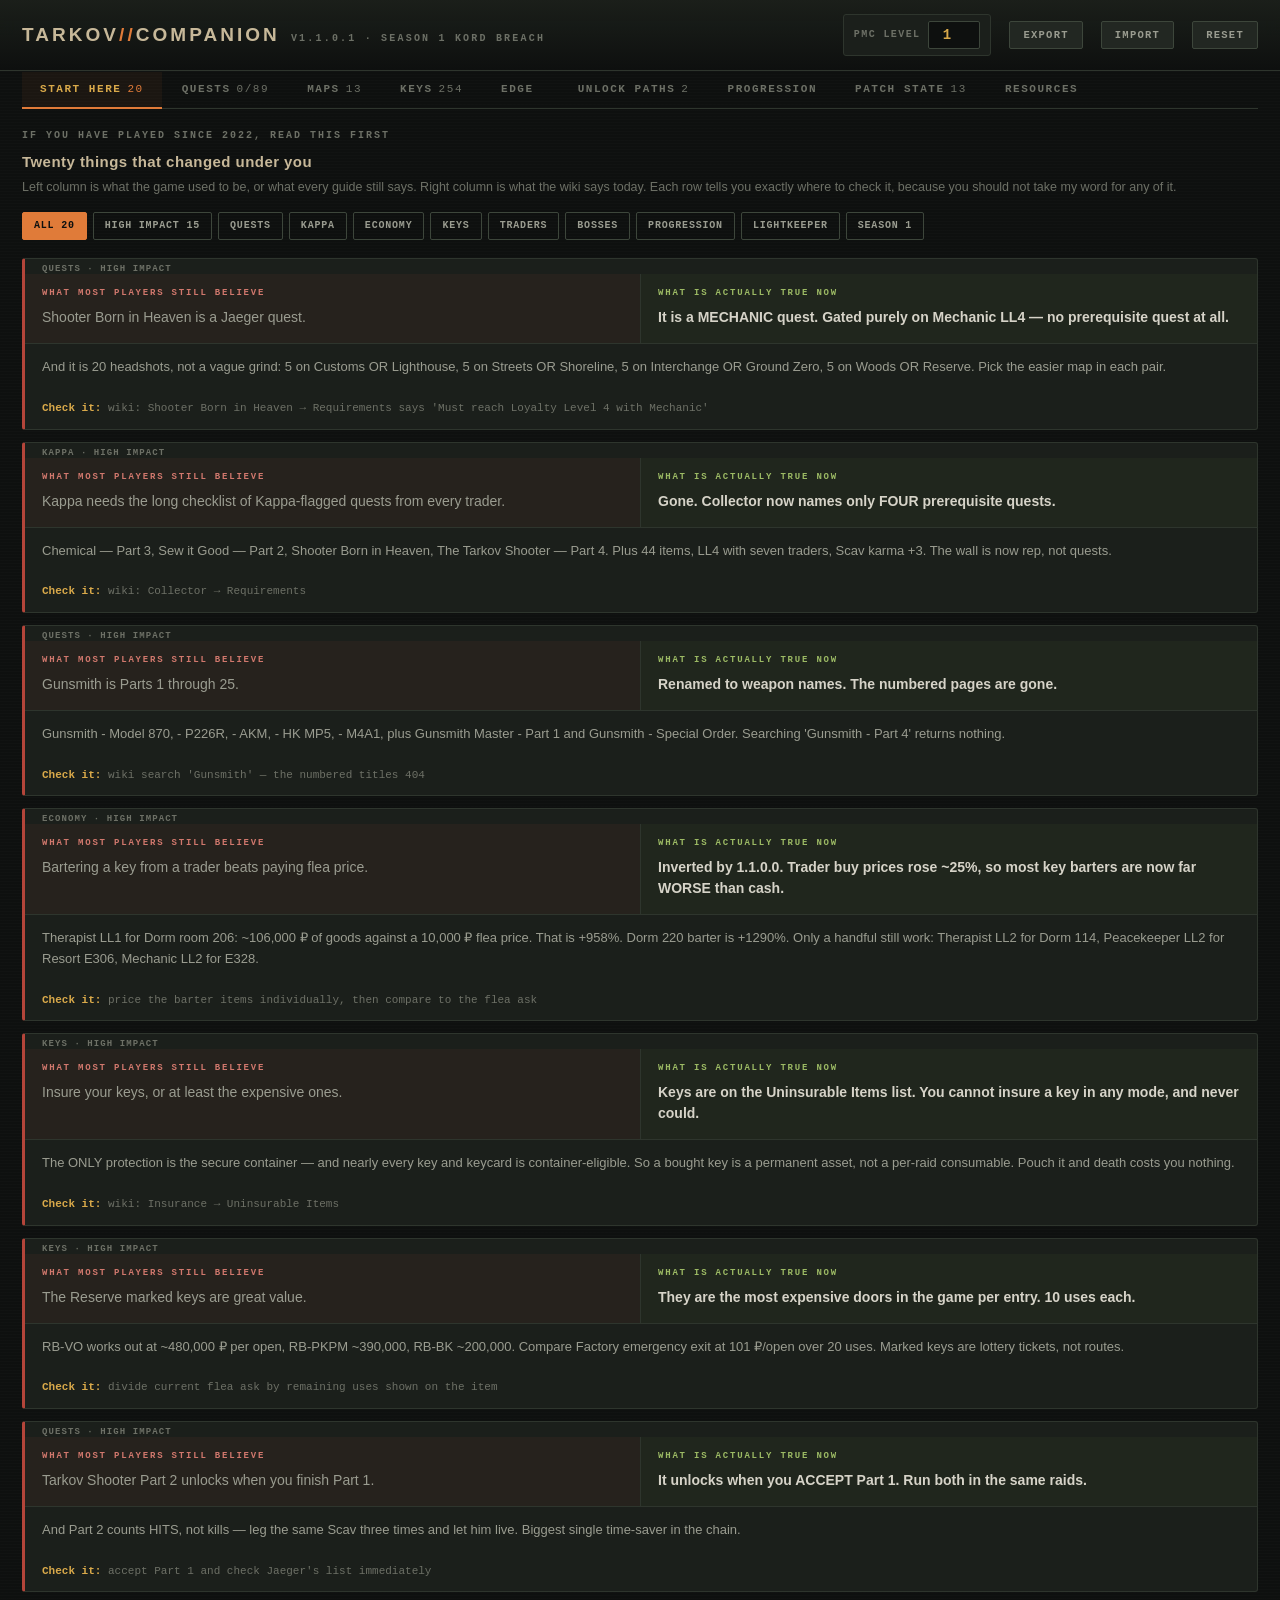
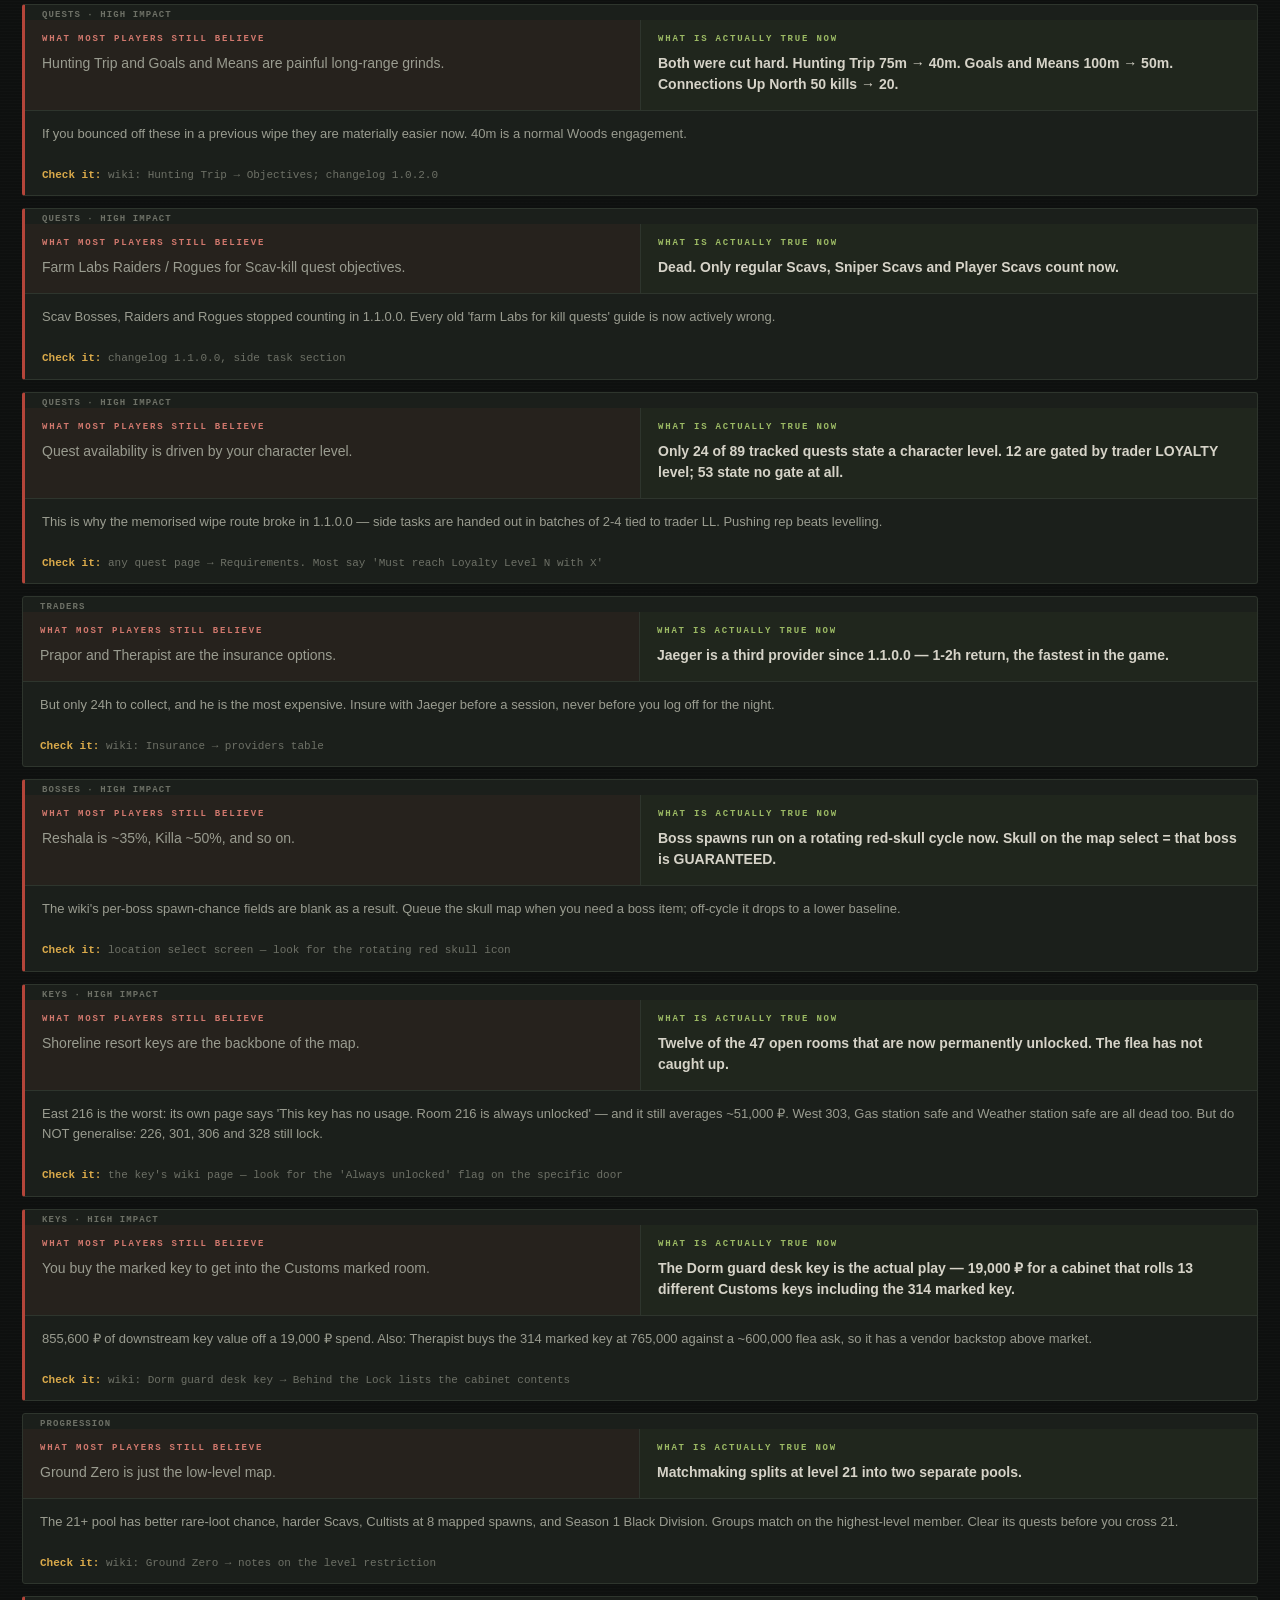
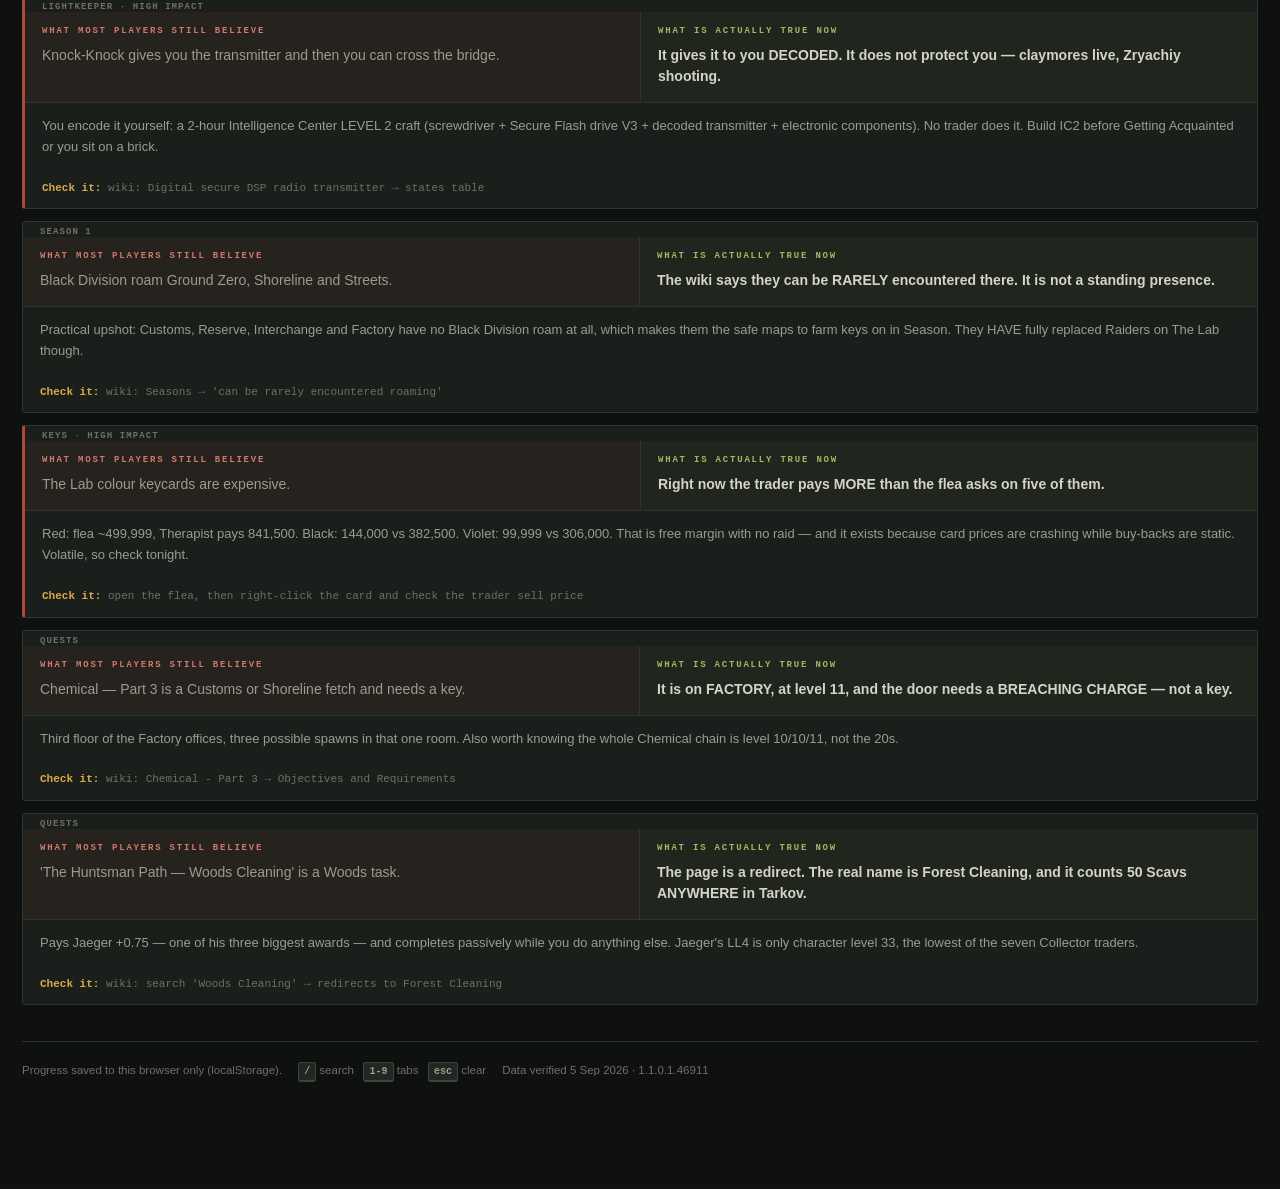
<file: index.html>
<!DOCTYPE html>
<html lang="en">
<head>
<meta charset="utf-8">
<meta name="viewport" content="width=device-width,initial-scale=1">
<title>Tarkov Companion — Maps &amp; Quests</title>
<link rel="stylesheet" href="style.css">
</head>
<body>

<header class="top">
  <div class="top-in">
    <div class="brand">
      <h1>Tarkov<span class="tick">//</span>Companion</h1>
      <span class="sub" id="patchTag">loading patch…</span>
    </div>
    <div class="lvlbox">
      <label for="lvl">PMC Level</label>
      <input id="lvl" type="number" min="1" max="79" value="1">
    </div>
    <button class="btn" id="exportBtn">Export</button>
    <button class="btn" id="importBtn">Import</button>
    <button class="btn danger" id="resetBtn">Reset</button>
  </div>
</header>

<div class="wrap">
  <nav class="tabs" id="tabs">
    <button class="tab on" data-pane="myths">Start here<span class="n" id="nMyths"></span></button>
    <button class="tab" data-pane="quests">Quests<span class="n" id="nQuests"></span></button>
    <button class="tab" data-pane="maps">Maps<span class="n" id="nMaps"></span></button>
    <button class="tab" data-pane="keys">Keys<span class="n" id="nKeys"></span></button>
    <button class="tab" data-pane="edge">Edge<span class="n" id="nEdge"></span></button>
    <button class="tab" data-pane="paths">Unlock paths<span class="n" id="nPaths"></span></button>
    <button class="tab" data-pane="progress">Progression</button>
    <button class="tab" data-pane="meta">Patch state<span class="n" id="nMeta"></span></button>
    <button class="tab" data-pane="resources">Resources</button>
  </nav>

  <!-- MYTHS -->
  <section class="pane on" id="pane-myths">
    <p class="eyebrow">If you have played since 2022, read this first</p>
    <h2 class="sec">Twenty things that changed under you</h2>
    <p class="hint">Left column is what the game used to be, or what every guide still says. Right column is what the wiki says today. Each row tells you exactly where to check it, because you should not take my word for any of it.</p>
    <div id="mythOut"></div>
  </section>

  <!-- ══ QUESTS ══ -->
  <section class="pane" id="pane-quests">
    <div class="stats" id="qStats"></div>

    <div class="rcard" style="border-left-color:var(--orange);margin:0 0 18px">
      <h4>Most quests are not gated by your level at all</h4>
      <p style="color:var(--txt2);font-size:12.5px;margin:0">Every gate below was read straight off the wiki. Only <b>24 of 89</b> state a character level; <b>12</b> are gated by a <span class="tag loy" style="display:inline-block">trader loyalty level</span> instead, and <b>53</b> state no gate at all and simply follow chain progress. That is why patch 1.1.0.0 broke everyone's memorised quest route — pushing trader rep now matters more than levelling. Hover any gate tag for the detail.</p>
    </div>

    <div class="controls">
      <div class="search"><input id="qSearch" type="search" placeholder="Search quests, objectives, tips… (press /)"></div>
      <select id="fTrader"><option value="">All traders</option></select>
      <select id="fMap"><option value="">All maps</option></select>
      <select id="fDiff">
        <option value="">Any difficulty</option>
        <option value="1">1 — Trivial</option>
        <option value="2">2 — Easy</option>
        <option value="3">3 — Moderate</option>
        <option value="4">4 — Hard</option>
        <option value="5">5 — Brutal</option>
      </select>
      <select id="fSort">
        <option value="trader">Group by trader</option>
        <option value="level">Sort by level</option>
        <option value="difficulty">Sort by difficulty</option>
        <option value="map">Group by map</option>
      </select>
      <label class="chk"><input type="checkbox" id="fAvail"> Only my level</label>
      <label class="chk"><input type="checkbox" id="fKappa"> Kappa only</label>
      <label class="chk"><input type="checkbox" id="fHide"> Hide completed</label>
      <button class="btn" id="expandAll">Expand</button>
    </div>

    <div id="qOut"></div>
  </section>

  <!-- ══ MAPS ══ -->
  <section class="pane" id="pane-maps">
    <p class="eyebrow">Raid intel</p>
    <h2 class="sec">Every live map, ranked for a fresh wipe</h2>
    <p class="hint">Difficulty is judged for someone learning the map — spawn awareness, extract confusion and PvP pressure, not just loot value.</p>

    <div class="controls">
      <div class="search"><input id="mSearch" type="search" placeholder="Search maps, bosses, keys, loot areas…"></div>
      <select id="mSort">
        <option value="difficulty">Easiest first</option>
        <option value="quests">Most quests first</option>
        <option value="name">A–Z</option>
      </select>
      <label class="chk"><input type="checkbox" id="mStarter"> Starter maps only</label>
    </div>

    <div class="mgrid" id="mOut"></div>
  </section>

  <!-- KEYS -->
  <section class="pane" id="pane-keys">
    <p class="eyebrow">Locked doors</p>
    <h2 class="sec">Every key, what is behind it, and whether it pays for itself</h2>
    <p class="hint">Tiered S to skip. Search by loot item to find which key opens the room holding it — try <b>LEDX</b>, <b>Bitcoin</b> or <b>GPU</b>.</p>

    <div class="controls">
      <div class="search"><input id="kSearch" type="search" placeholder="Search keys, rooms, loot items, spawn locations…"></div>
      <select id="kMap"><option value="">All maps</option></select>
      <select id="kTier">
        <option value="">Any tier</option>
        <option value="S">S — buy immediately</option>
        <option value="A">A — strong</option>
        <option value="B">B — situational</option>
        <option value="C">C — marginal</option>
        <option value="skip">Skip — do not buy</option>
      </select>
      <label class="chk"><input type="checkbox" id="kHideSkip" checked> Hide dead keys</label>
      <span id="kCount" style="font:700 10.5px/1 var(--mono);color:var(--txt3);letter-spacing:.1em;text-transform:uppercase"></span>
    </div>

    <div id="keysOut"></div>
  </section>

  <!-- EDGE -->
  <section class="pane" id="pane-edge">
    <p class="eyebrow">Computed, not copied</p>
    <h2 class="sec">The numbers no wiki page contains</h2>
    <p class="hint">Everything here is derived by cross-referencing all 254 keys against each other: cost per open, the trader-versus-flea gap, which keys hand you other keys, and which door is cheapest per LEDX. No single wiki page holds any of it.</p>
    <div id="edgeOut"></div>
  </section>

  <!-- UNLOCK PATHS -->
  <section class="pane" id="pane-paths">
    <p class="eyebrow">The two long games</p>
    <h2 class="sec">Everything standing between you and Kappa or Lightkeeper</h2>
    <p class="hint">Tick items off here or in the Quests tab — it is the same saved progress. Requirements you cannot tick as a quest (loyalty levels, karma, hideout modules) are tracked too.</p>
    <div class="pathwrap" id="pathsOut"></div>
    <div id="extrasOut" style="margin-top:26px"></div>
  </section>

  <!-- ══ PROGRESSION ══ -->
  <section class="pane" id="pane-progress">
    <p class="eyebrow">Gates &amp; unlocks</p>
    <h2 class="sec">What your level actually buys you</h2>
    <p class="hint">The milestones that change how you play, plus trader loyalty thresholds.</p>
    <div id="pOut"></div>
  </section>

  <!-- ══ PATCH STATE ══ -->
  <section class="pane" id="pane-meta">
    <p class="eyebrow">Read this before you commit a grind</p>
    <h2 class="sec">What is actually live, and what changed under you</h2>
    <p class="hint">Verified against the wiki and patch notes on the date in the footer. Anything not yet shipped is labelled.</p>
    <div id="metaOut"></div>
  </section>

  <!-- ══ RESOURCES ══ -->
  <section class="pane" id="pane-resources">
    <p class="eyebrow">Second monitor</p>
    <h2 class="sec">Tools veterans actually keep open</h2>
    <p class="hint">Interactive maps, ammo charts, market prices and quest trackers.</p>
    <div class="rgrid" id="rOut"></div>
  </section>

  <footer>
    <span>Progress saved to this browser only (localStorage).</span>
    <span><span class="kbd">/</span> search &nbsp; <span class="kbd">1-9</span> tabs &nbsp; <span class="kbd">esc</span> clear</span>
    <span id="dataStamp"></span>
  </footer>
</div>

<div id="lb">
  <div class="lb-bar">
    <span class="lb-t" id="lbTitle"></span>
    <span class="lb-c" id="lbCap"></span>
    <span class="sp">
      <span id="lbNav" style="display:none;gap:8px">
        <button class="btn" id="lbPrev">‹ Prev</button>
        <button class="btn" id="lbNext">Next ›</button>
      </span>
      <button class="btn" id="lbZoom">Full res</button>
      <a class="btn" id="lbSrc" target="_blank" rel="noopener">Image source ↗</a>
      <a class="btn" id="lbWiki" target="_blank" rel="noopener">Wiki ↗</a>
      <a class="btn" id="lbDev" target="_blank" rel="noopener">Interactive ↗</a>
      <button class="btn danger" id="lbClose">Close ✕</button>
    </span>
  </div>
  <div class="lb-stage" id="lbStage"><img id="lbImg" alt=""></div>
</div>

<div class="toast" id="toast"></div>

<script src="data.js"></script>
<script src="app.js"></script>
</body>
</html>
</file>
<file: style.css>
/* ── Tarkov Companion — tactical UI ─────────────────────────────── */
:root{
  --bg:#0e100f; --bg2:#151815; --panel:#1b1f1b; --panel2:#222722;
  --line:#2e352d; --line2:#3d463b;
  --txt:#d6d3c8; --txt2:#9a9c90; --txt3:#6d7066;
  --tan:#c7b899; --gold:#d9a94a; --orange:#e07b39;
  --green:#7f9c4a; --red:#b4453a; --blue:#5d8aa8; --purple:#8c6fa8;
  --ok:#6f8f3f;
  --r:3px; --mono:"SF Mono",ui-monospace,Menlo,Consolas,monospace;
}
*{box-sizing:border-box}
html,body{margin:0;padding:0}
body{
  background:
    radial-gradient(1200px 600px at 12% -10%, #1d211c 0%, transparent 60%),
    repeating-linear-gradient(0deg, rgba(255,255,255,.012) 0 1px, transparent 1px 3px),
    var(--bg);
  color:var(--txt);
  font:14px/1.5 "Inter",-apple-system,BlinkMacSystemFont,"Segoe UI",sans-serif;
  -webkit-font-smoothing:antialiased;
  min-height:100vh;
}
a{color:var(--gold);text-decoration:none;border-bottom:1px dotted rgba(217,169,74,.4)}
a:hover{color:#f0c368;border-bottom-color:var(--gold)}
button{font:inherit;cursor:pointer;color:inherit;background:none;border:none}

/* ── layout ── */
.wrap{max-width:1420px;margin:0 auto;padding:0 22px 90px}
header.top{
  border-bottom:1px solid var(--line);
  background:linear-gradient(180deg,rgba(28,32,27,.96),rgba(14,16,15,.9));
  position:sticky;top:0;z-index:40;backdrop-filter:blur(8px);
}
.top-in{max-width:1420px;margin:0 auto;padding:14px 22px;display:flex;align-items:center;gap:18px;flex-wrap:wrap}
.brand{display:flex;align-items:baseline;gap:11px;margin-right:auto}
.brand h1{
  margin:0;font-size:19px;font-weight:800;letter-spacing:.16em;text-transform:uppercase;
  color:var(--tan);
}
.brand .tick{color:var(--orange)}
.brand .sub{font:600 10px/1 var(--mono);letter-spacing:.22em;color:var(--txt3);text-transform:uppercase}

.lvlbox{display:flex;align-items:center;gap:8px;background:var(--panel);border:1px solid var(--line);border-radius:var(--r);padding:6px 10px}
.lvlbox label{font:700 10px/1 var(--mono);letter-spacing:.14em;color:var(--txt3);text-transform:uppercase}
.lvlbox input{
  width:52px;background:var(--bg);border:1px solid var(--line2);border-radius:2px;
  color:var(--gold);font:700 14px/1 var(--mono);padding:5px 6px;text-align:center
}
.lvlbox input:focus{outline:none;border-color:var(--gold)}

/* ── tabs ── */
nav.tabs{display:flex;gap:2px;border-bottom:1px solid var(--line);margin:0 0 22px;flex-wrap:wrap}
.tab{
  padding:12px 18px;font:700 11px/1 var(--mono);letter-spacing:.14em;text-transform:uppercase;
  color:var(--txt3);border-bottom:2px solid transparent;transition:.15s;position:relative;top:1px
}
.tab:hover{color:var(--txt2);background:rgba(255,255,255,.02)}
.tab.on{color:var(--gold);border-bottom-color:var(--orange);background:rgba(224,123,57,.06)}
.tab .n{color:var(--txt3);font-weight:500;margin-left:6px}
.tab.on .n{color:var(--orange)}
.pane{display:none}
.pane.on{display:block;animation:fade .18s ease}
@keyframes fade{from{opacity:0;transform:translateY(3px)}to{opacity:1;transform:none}}

/* ── generic panel ── */
.panel{background:var(--panel);border:1px solid var(--line);border-radius:var(--r)}
.eyebrow{font:700 10px/1 var(--mono);letter-spacing:.2em;text-transform:uppercase;color:var(--txt3);margin:0 0 10px}
h2.sec{font-size:15px;font-weight:700;letter-spacing:.03em;margin:0 0 4px;color:var(--tan)}
.hint{color:var(--txt3);font-size:12.5px;margin:0 0 16px}

/* ── controls bar ── */
.controls{display:flex;gap:10px;flex-wrap:wrap;align-items:center;margin:0 0 18px;padding:14px;
  background:var(--panel);border:1px solid var(--line);border-radius:var(--r)}
.search{flex:1 1 240px;min-width:200px;position:relative}
.search input{
  width:100%;background:var(--bg);border:1px solid var(--line2);border-radius:2px;color:var(--txt);
  padding:9px 11px 9px 30px;font-size:13.5px
}
.search input:focus{outline:none;border-color:var(--gold)}
.search:before{content:"⌕";position:absolute;left:10px;top:7px;color:var(--txt3);font-size:15px}
select{
  background:var(--bg);border:1px solid var(--line2);border-radius:2px;color:var(--txt);
  padding:9px 10px;font-size:12.5px;min-width:120px
}
select:focus{outline:none;border-color:var(--gold)}
.chk{display:flex;align-items:center;gap:7px;font-size:12.5px;color:var(--txt2);cursor:pointer;user-select:none;white-space:nowrap}
.chk input{accent-color:var(--orange);width:15px;height:15px;cursor:pointer}
.btn{
  border:1px solid var(--line2);background:var(--panel2);border-radius:2px;padding:8px 13px;
  font:700 10.5px/1 var(--mono);letter-spacing:.12em;text-transform:uppercase;color:var(--txt2)
}
.btn:hover{border-color:var(--gold);color:var(--gold)}
.btn.danger:hover{border-color:var(--red);color:var(--red)}

/* ── stat strip ── */
.stats{display:grid;grid-template-columns:repeat(auto-fit,minmax(150px,1fr));gap:12px;margin:0 0 22px}
.stat{background:var(--panel);border:1px solid var(--line);border-left:2px solid var(--orange);
  border-radius:var(--r);padding:13px 15px}
.stat .k{font:700 9.5px/1 var(--mono);letter-spacing:.18em;text-transform:uppercase;color:var(--txt3)}
.stat .v{font:800 24px/1.1 var(--mono);color:var(--tan);margin:8px 0 3px}
.stat .m{font-size:11.5px;color:var(--txt3)}
.stat.g{border-left-color:var(--green)} .stat.b{border-left-color:var(--blue)} .stat.p{border-left-color:var(--purple)}

/* ── quest rows ── */
.qgroup{margin:0 0 12px}
.qgroup-h{
  display:flex;align-items:center;gap:12px;padding:10px 14px;background:var(--panel2);
  border:1px solid var(--line);border-radius:var(--r) var(--r) 0 0;cursor:pointer
}
.qgroup-h:hover{background:#282e27}
.qgroup-h .caret{color:var(--txt3);font-size:10px;transition:transform .15s;width:10px}
.qgroup.closed .caret{transform:rotate(-90deg)}
.qgroup.closed .qlist{display:none}
.qgroup-h .name{font-weight:700;color:var(--tan);letter-spacing:.02em}
.qgroup-h .role{font-size:11.5px;color:var(--txt3)}
.qgroup-h .prog{margin-left:auto;display:flex;align-items:center;gap:9px;font:700 11px/1 var(--mono);color:var(--txt2)}
.bar{width:110px;height:5px;background:var(--bg);border-radius:3px;overflow:hidden}
.bar i{display:block;height:100%;background:linear-gradient(90deg,var(--ok),var(--green));transition:width .3s}
.qlist{border:1px solid var(--line);border-top:none;border-radius:0 0 var(--r) var(--r);overflow:hidden}

.q{border-bottom:1px solid var(--line);background:var(--panel);transition:.12s}
.q:last-child{border-bottom:none}
.q:hover{background:var(--panel2)}
.q.done{opacity:.45}
.q.done .qname{text-decoration:line-through}
.q.locked{background:repeating-linear-gradient(135deg,var(--panel) 0 8px,#191d19 8px 16px)}
.qhead{display:flex;align-items:center;gap:12px;padding:11px 14px;cursor:pointer}
.qhead input[type=checkbox]{accent-color:var(--ok);width:16px;height:16px;cursor:pointer;flex:none}
.qname{font-weight:600;font-size:13.5px}
.q.locked .qname{color:var(--txt2)}
.qmeta{margin-left:auto;display:flex;align-items:center;gap:7px;flex-wrap:wrap;justify-content:flex-end}
.tag{
  font:700 9.5px/1 var(--mono);letter-spacing:.09em;text-transform:uppercase;padding:4px 7px;
  border-radius:2px;border:1px solid var(--line2);color:var(--txt2);white-space:nowrap
}
.tag.lvl{border-color:rgba(93,138,168,.5);color:var(--blue)}
.tag.lvl.gate{border-color:rgba(180,69,58,.6);color:var(--red);background:rgba(180,69,58,.08)}
.tag.map{border-color:rgba(199,184,153,.35);color:var(--tan)}
.tag.kappa{border-color:rgba(140,111,168,.55);color:var(--purple)}
.tag.d1{color:#8fae55;border-color:rgba(143,174,85,.45)}
.tag.d2{color:#b7bb54;border-color:rgba(183,187,84,.45)}
.tag.d3{color:var(--gold);border-color:rgba(217,169,74,.45)}
.tag.d4{color:var(--orange);border-color:rgba(224,123,57,.5)}
.tag.d5{color:#d9564a;border-color:rgba(217,86,74,.55);background:rgba(180,69,58,.08)}
.caret2{color:var(--txt3);font-size:10px;flex:none;transition:transform .15s}
.q.open .caret2{transform:rotate(90deg)}
.qbody{display:none;padding:2px 16px 16px 42px;border-top:1px dashed var(--line)}
.q.open .qbody{display:block}
.qb-row{margin:12px 0 0}
.qb-row .lab{font:700 9.5px/1 var(--mono);letter-spacing:.16em;text-transform:uppercase;color:var(--txt3);display:block;margin-bottom:5px}
.qb-row .val{font-size:13px;color:var(--txt)}
.tipbox{
  background:rgba(224,123,57,.055);border:1px solid rgba(224,123,57,.28);border-left:2px solid var(--orange);
  border-radius:2px;padding:11px 13px;margin:13px 0 0;font-size:13px;color:#e4ded0
}
.tipbox .lab{color:var(--orange)}
.links{display:flex;gap:8px;flex-wrap:wrap;margin:14px 0 0}
.lk{
  font:700 10px/1 var(--mono);letter-spacing:.1em;text-transform:uppercase;padding:7px 11px;
  border:1px solid var(--line2);border-radius:2px;color:var(--txt2);border-bottom:1px solid var(--line2)
}
.lk:hover{border-color:var(--gold);color:var(--gold);background:rgba(217,169,74,.07)}

/* ── map cards ── */
.mgrid{display:grid;grid-template-columns:repeat(auto-fill,minmax(340px,1fr));gap:14px}
.mcard{background:var(--panel);border:1px solid var(--line);border-radius:var(--r);overflow:hidden;
  display:flex;flex-direction:column;transition:.15s}
.mcard:hover{border-color:var(--line2);transform:translateY(-1px)}
.mcard.pick{border-color:var(--gold);box-shadow:0 0 0 1px rgba(217,169,74,.25)}
.mtop{padding:14px 15px;border-bottom:1px solid var(--line);background:var(--panel2)}
.mtop h3{margin:0 0 3px;font-size:15.5px;color:var(--tan);letter-spacing:.02em;display:flex;align-items:center;gap:9px}
.starter{font:700 8.5px/1 var(--mono);letter-spacing:.12em;padding:4px 6px;border-radius:2px;
  background:rgba(127,156,74,.15);border:1px solid rgba(127,156,74,.45);color:#9cba64}
.mspecs{display:flex;gap:14px;flex-wrap:wrap;font:11.5px/1 var(--mono);color:var(--txt3);margin-top:7px}
.mspecs b{color:var(--txt2);font-weight:600}
.mbody{padding:14px 15px;flex:1}
.mrow{margin:0 0 13px}
.mrow:last-child{margin-bottom:0}
.mrow .lab{font:700 9.5px/1 var(--mono);letter-spacing:.16em;text-transform:uppercase;color:var(--txt3);display:block;margin-bottom:6px}
.pills{display:flex;gap:6px;flex-wrap:wrap}
.pill{font-size:11.5px;padding:4px 8px;border:1px solid var(--line2);border-radius:10px;color:var(--txt2);background:var(--bg)}
.pill.boss{border-color:rgba(180,69,58,.45);color:#d1786d}
.pill.loot{border-color:rgba(217,169,74,.4);color:var(--gold)}
.pill.key{border-color:rgba(93,138,168,.45);color:#7fa9c4}
.dl{font-size:12.5px;color:var(--txt2);margin:0;padding:0;list-style:none}
.dl li{padding:4px 0 4px 13px;position:relative;border-bottom:1px dotted rgba(255,255,255,.05)}
.dl li:last-child{border:none}
.dl li:before{content:"›";position:absolute;left:0;color:var(--txt3)}
.dl b{color:var(--txt);font-weight:600}
.diffdots{display:inline-flex;gap:3px;vertical-align:middle}
.diffdots i{width:6px;height:6px;border-radius:50%;background:var(--line2)}
.diffdots i.on{background:var(--orange)}

/* ── resources ── */
.rgrid{display:grid;grid-template-columns:repeat(auto-fill,minmax(280px,1fr));gap:12px}
.rcard{background:var(--panel);border:1px solid var(--line);border-left:2px solid var(--blue);
  border-radius:var(--r);padding:14px 15px}
.rcard h4{margin:0 0 5px;font-size:13.5px;color:var(--tan)}
.rcard p{margin:0 0 10px;font-size:12.5px;color:var(--txt3)}

/* ── empty / footer ── */
.empty{text-align:center;padding:60px 20px;color:var(--txt3);font-size:13.5px}
.empty b{display:block;color:var(--txt2);font-size:15px;margin-bottom:6px}
footer{border-top:1px solid var(--line);margin-top:36px;padding:20px 0;color:var(--txt3);font-size:11.5px;
  display:flex;gap:16px;flex-wrap:wrap;align-items:center}
.kbd{font:700 10px/1 var(--mono);border:1px solid var(--line2);border-bottom-width:2px;border-radius:3px;
  padding:3px 5px;color:var(--txt2);background:var(--panel2)}
.toast{
  position:fixed;bottom:22px;left:50%;transform:translateX(-50%) translateY(20px);
  background:var(--panel2);border:1px solid var(--gold);border-radius:var(--r);padding:11px 18px;
  font:700 11px/1 var(--mono);letter-spacing:.1em;text-transform:uppercase;color:var(--gold);
  opacity:0;pointer-events:none;transition:.25s;z-index:99
}
.toast.on{opacity:1;transform:translateX(-50%)}
@media (max-width:640px){
  .wrap{padding:0 13px 70px}
  .qmeta{width:100%;justify-content:flex-start;margin:6px 0 0 28px}
  .qhead{flex-wrap:wrap}
  .mgrid{grid-template-columns:1fr}
}

/* ── visual map guides ── */
.gal{display:flex;gap:8px;flex-wrap:wrap}
.gal figure{margin:0;width:calc(50% - 4px);min-width:140px;cursor:zoom-in;position:relative;
  border:1px solid var(--line2);border-radius:2px;overflow:hidden;background:#0b0d0b;transition:.15s}
.gal figure:only-child{width:100%}
.gal figure:hover{border-color:var(--gold)}
.gal img{display:block;width:100%;height:118px;object-fit:cover;object-position:center;
  filter:saturate(.9) contrast(1.05)}
.gal figure:only-child img{height:190px}
.gal figcaption{font:600 10.5px/1.3 var(--mono);color:var(--txt2);padding:7px 8px;
  border-top:1px solid var(--line);background:var(--panel2)}
.gal .zoomhint{position:absolute;top:6px;right:6px;font:700 9px/1 var(--mono);letter-spacing:.1em;
  background:rgba(11,13,11,.82);border:1px solid var(--line2);border-radius:2px;padding:4px 6px;color:var(--gold)}

#lb{position:fixed;inset:0;z-index:200;background:rgba(6,8,6,.96);display:none;
  flex-direction:column;backdrop-filter:blur(3px)}
#lb.on{display:flex}
#lb .lb-bar{display:flex;align-items:center;gap:14px;padding:12px 18px;border-bottom:1px solid var(--line);
  background:var(--panel);flex:none}
#lb .lb-t{font:700 12px/1 var(--mono);letter-spacing:.1em;text-transform:uppercase;color:var(--tan)}
#lb .lb-c{font-size:12.5px;color:var(--txt3)}
#lb .lb-bar .sp{margin-left:auto;display:flex;gap:8px;align-items:center}
#lb .lb-stage{flex:1;overflow:auto;display:flex;align-items:center;justify-content:center;padding:16px;cursor:grab}
#lb .lb-stage.zoomed{cursor:grab;align-items:flex-start;justify-content:flex-start}
#lb img{max-width:100%;max-height:100%;object-fit:contain;image-rendering:auto;
  border:1px solid var(--line);background:#0b0d0b}
#lb.zoom img{max-width:none;max-height:none;width:auto;height:auto}

/* ── unlock paths ── */
.pathwrap{display:grid;grid-template-columns:repeat(auto-fit,minmax(430px,1fr));gap:18px}
.path{background:var(--panel);border:1px solid var(--line);border-radius:var(--r);overflow:hidden}
.path-h{padding:16px 18px;border-bottom:1px solid var(--line);background:var(--panel2)}
.path-h h3{margin:0 0 4px;font-size:17px;color:var(--tan);letter-spacing:.02em}
.path-h .sub{font:11.5px/1 var(--mono);color:var(--txt3)}
.path-h .head{font-size:12.5px;color:var(--txt2);margin:11px 0 0}
.path-h .rw{margin:12px 0 0;font-size:12.5px;color:var(--gold)}
.path-prog{display:flex;align-items:center;gap:10px;margin:13px 0 0;font:700 11px/1 var(--mono);color:var(--txt2)}
.path-prog .bar{flex:1;width:auto}
.path-b{padding:6px 0 10px}
.step{padding:13px 18px;border-bottom:1px dashed var(--line)}
.step:last-child{border-bottom:none}
.step-h{display:flex;align-items:baseline;gap:10px;margin:0 0 9px}
.step-n{font:800 10px/1 var(--mono);color:var(--orange);border:1px solid rgba(224,123,57,.4);
  border-radius:50%;width:20px;height:20px;display:flex;align-items:center;justify-content:center;flex:none}
.step.done .step-n{color:var(--ok);border-color:rgba(111,143,63,.6);background:rgba(111,143,63,.12)}
.step-l{font-weight:700;font-size:13.5px;color:var(--txt)}
.step-c{margin-left:auto;font:700 10px/1 var(--mono);color:var(--txt3)}
.step-note{font-size:12px;color:var(--txt3);margin:0 0 10px 30px;font-style:italic}
.pq{display:flex;align-items:center;gap:9px;padding:6px 0 6px 30px;font-size:13px}
.pq input{accent-color:var(--ok);width:15px;height:15px;cursor:pointer;flex:none}
.pq.done label{text-decoration:line-through;color:var(--txt3)}
.pq .arrow{color:var(--txt3);font-size:10px;flex:none}
.pq label{cursor:pointer}
.pq .who{font:10px/1 var(--mono);color:var(--txt3);margin-left:auto;white-space:nowrap}
.pq a{font-size:11px;border:none}
.gotchas{margin:0;padding:14px 18px 4px;border-top:1px solid var(--line);background:rgba(180,69,58,.04)}
.gotchas .lab{font:700 9.5px/1 var(--mono);letter-spacing:.16em;text-transform:uppercase;color:var(--red);display:block;margin-bottom:9px}
.gotchas ul{margin:0;padding:0 0 0 2px;list-style:none}
.gotchas li{font-size:12.5px;color:var(--txt2);padding:0 0 10px 15px;position:relative}
.gotchas li:before{content:"!";position:absolute;left:0;color:var(--red);font-weight:700}

/* label inside callout boxes must sit on its own line */
.tipbox .lab{display:block;margin-bottom:6px}

/* ── keys ── */
.tier{font:800 10px/1 var(--mono);letter-spacing:.06em;width:19px;height:19px;border-radius:2px;
  display:inline-flex;align-items:center;justify-content:center;flex:none;border:1px solid}
.tier.S{color:#0e100f;background:var(--gold);border-color:var(--gold)}
.tier.A{color:var(--orange);border-color:var(--orange);background:rgba(224,123,57,.12)}
.tier.B{color:var(--blue);border-color:rgba(93,138,168,.6);background:rgba(93,138,168,.1)}
.tier.C{color:var(--txt3);border-color:var(--line2)}
.tier.skip{color:var(--red);border-color:rgba(180,69,58,.6);background:rgba(180,69,58,.1);font-size:9px}
.kwrap{border:1px solid var(--line);border-top:none;border-radius:0 0 var(--r) var(--r);overflow:hidden}
.k{border-bottom:1px solid var(--line);background:var(--panel)}
.k:last-child{border-bottom:none}
.k:hover{background:var(--panel2)}
.k.open{background:var(--panel2)}
.khead{display:flex;align-items:center;gap:11px;padding:11px 14px;cursor:pointer}
.kname{font-weight:600;font-size:13.5px;flex:none}
.kopens{font-size:12.5px;color:var(--txt3);overflow:hidden;text-overflow:ellipsis;white-space:nowrap}
.kmeta{margin-left:auto;display:flex;gap:7px;align-items:center;flex:none}
.k.skiptier .kname{color:var(--txt2);text-decoration:line-through}
.kbody{display:none;padding:0 16px 16px 44px}
.k.open .kbody{display:block}
.kgrid{display:grid;grid-template-columns:repeat(auto-fit,minmax(230px,1fr));gap:14px;margin:12px 0 0}
.kfield .lab{font:700 9.5px/1 var(--mono);letter-spacing:.16em;text-transform:uppercase;color:var(--txt3);display:block;margin-bottom:6px}
.kfield .v{font-size:12.5px;color:var(--txt)}
.lootlist{margin:0;padding:0;list-style:none}
.lootlist li{font-size:12.5px;color:var(--txt2);padding:3px 0 3px 13px;position:relative}
.lootlist li:before{content:"◦";position:absolute;left:0;color:var(--gold)}
.mapkeys-h{display:flex;align-items:center;gap:12px;padding:12px 15px;background:var(--panel2);
  border:1px solid var(--line);border-radius:var(--r) var(--r) 0 0;cursor:pointer;flex-wrap:wrap}
.mapkeys-h:hover{background:#282e27}
.mapkeys-h .nm{font-weight:700;color:var(--tan);font-size:14.5px}
.mapkeys-h .gate{font:700 9px/1 var(--mono);letter-spacing:.1em;text-transform:uppercase;padding:4px 6px;border-radius:2px;border:1px solid}
.gate.heavily{color:var(--red);border-color:rgba(180,69,58,.6);background:rgba(180,69,58,.1)}
.gate.moderately{color:var(--gold);border-color:rgba(217,169,74,.5)}
.gate.barely{color:var(--green);border-color:rgba(127,156,74,.5)}
.mapkeys-h .ct{margin-left:auto;font:700 11px/1 var(--mono);color:var(--txt3)}
.mapkeys.closed .kwrap,.mapkeys.closed .kintro{display:none}
.mapkeys{margin:0 0 16px}
.kintro{border:1px solid var(--line);border-top:none;border-bottom:none;padding:13px 15px;background:rgba(255,255,255,.015)}
.kintro .row{margin:0 0 11px}
.kintro .row:last-child{margin:0}
.starter{display:flex;gap:7px;flex-wrap:wrap;align-items:center}
.snum{font:800 9px/1 var(--mono);color:var(--orange);border:1px solid rgba(224,123,57,.4);border-radius:50%;
  width:17px;height:17px;display:inline-flex;align-items:center;justify-content:center;flex:none}
.dead{background:rgba(180,69,58,.05);border:1px solid rgba(180,69,58,.25);border-left:2px solid var(--red);
  border-radius:2px;padding:12px 14px;margin:12px 0 0}
.dead .lab{font:700 9.5px/1 var(--mono);letter-spacing:.16em;text-transform:uppercase;color:var(--red);display:block;margin-bottom:9px}
.dead ul{margin:0;padding:0;list-style:none}
.dead li{font-size:12.5px;color:var(--txt2);padding:0 0 8px 15px;position:relative}
.dead li:last-child{padding-bottom:0}
.dead li:before{content:"✕";position:absolute;left:0;color:var(--red);font-size:10px;top:2px}
.dead li b{color:var(--txt);font-weight:600}
.buyorder{margin:0;padding:0;list-style:none;counter-reset:bo}
.buyorder li{display:flex;gap:12px;align-items:baseline;padding:10px 0;border-bottom:1px dotted rgba(255,255,255,.06)}
.buyorder li:last-child{border:none}
.buyorder .r{font:800 13px/1 var(--mono);color:var(--gold);min-width:26px}
.buyorder .kn{font-weight:600;font-size:13.5px}
.buyorder .mp{font:10px/1 var(--mono);color:var(--txt3);text-transform:uppercase;letter-spacing:.1em}
.buyorder .wy{font-size:12.5px;color:var(--txt2);margin-top:3px}
.buyorder .pr{margin-left:auto;font:700 11px/1 var(--mono);color:var(--gold);white-space:nowrap}

/* ── collectables tracker ── */
.collgrid{display:grid;grid-template-columns:repeat(auto-fill,minmax(215px,1fr));gap:2px 14px;margin:12px 0 0}
.coll{display:flex;align-items:center;gap:8px;padding:5px 0;font-size:12.5px;cursor:pointer}
.coll input{accent-color:var(--ok);width:14px;height:14px;cursor:pointer;flex:none}
.coll.done label{text-decoration:line-through;color:var(--txt3)}
.coll .warn{color:var(--red);font-weight:700;cursor:help;flex:none}
.collbar{display:flex;align-items:center;gap:11px;margin:10px 0 0;font:700 11px/1 var(--mono);color:var(--txt2)}
.karma{display:grid;grid-template-columns:1fr 1fr;gap:14px;margin:12px 0 0}
.karma .col{background:var(--bg);border:1px solid var(--line);border-radius:2px;padding:12px 13px}
.karma .col.up{border-left:2px solid var(--green)}
.karma .col.dn{border-left:2px solid var(--red)}
.karma h5{margin:0 0 9px;font:700 9.5px/1 var(--mono);letter-spacing:.16em;text-transform:uppercase;color:var(--txt3)}
.karma ul{margin:0;padding:0;list-style:none}
.karma li{font-size:12px;color:var(--txt2);padding:0 0 7px 13px;position:relative}
.karma li:last-child{padding-bottom:0}
.karma .up li:before{content:"+";position:absolute;left:0;color:var(--green);font-weight:700}
.karma .dn li:before{content:"\2212";position:absolute;left:0;color:var(--red);font-weight:700}
@media (max-width:760px){.karma{grid-template-columns:1fr}}

/* gate kinds */
.tag.loy{border-color:rgba(140,111,168,.55);color:var(--purple)}
.tag.chain{border-color:var(--line2);color:var(--txt3);border-style:dashed}

/* ── mode split ── */
.mtable{width:100%;border-collapse:collapse;font-size:12.5px;margin:12px 0 0}
.mtable th{font:700 9.5px/1 var(--mono);letter-spacing:.14em;text-transform:uppercase;color:var(--txt3);
  text-align:left;padding:9px 10px;border-bottom:1px solid var(--line2);white-space:nowrap}
.mtable td{padding:10px;border-bottom:1px solid var(--line);vertical-align:top}
.mtable tr:hover td{background:var(--panel2)}
.mtable .kn{font-weight:600;color:var(--txt)}
.mtable .mp{font:10px/1 var(--mono);color:var(--txt3);display:block;margin-top:3px;text-transform:uppercase;letter-spacing:.08em}
.mtable .wy{font-size:11.5px;color:var(--txt3);line-height:1.45}
.st{font:700 9px/1 var(--mono);letter-spacing:.08em;text-transform:uppercase;padding:4px 6px;border-radius:2px;
  border:1px solid;white-space:nowrap;display:inline-block}
.st.best{color:#0e100f;background:var(--gold);border-color:var(--gold)}
.st.good{color:var(--green);border-color:rgba(127,156,74,.55);background:rgba(127,156,74,.1)}
.st.fine{color:var(--txt2);border-color:var(--line2)}
.st.poor{color:var(--red);border-color:rgba(180,69,58,.5);background:rgba(180,69,58,.08)}
.st.unav{color:var(--txt3);border-color:var(--line2);border-style:dashed}
.modecards{display:grid;grid-template-columns:repeat(auto-fit,minmax(300px,1fr));gap:14px;margin:12px 0 22px}
.modecard{background:var(--panel);border:1px solid var(--line);border-top:2px solid var(--orange);
  border-radius:var(--r);padding:15px 16px}
.modecard h4{margin:0 0 10px;font:700 11px/1 var(--mono);letter-spacing:.14em;text-transform:uppercase;color:var(--tan)}
.modecard p{margin:0;font-size:12.5px;color:var(--txt2);line-height:1.55}
.modecard.pve{border-top-color:var(--green)} .modecard.season{border-top-color:var(--purple)}
.divg{background:var(--panel);border:1px solid var(--line);border-left:2px solid var(--gold);border-radius:var(--r);
  padding:14px 15px;margin:0 0 12px}
.divg h5{margin:0 0 8px;font-size:13.5px;color:var(--tan)}
.divg .mech{font-size:12px;color:var(--txt3);margin:0 0 8px;padding-left:11px;border-left:1px solid var(--line2)}
.divg .eff{font-size:12.5px;color:var(--txt2);margin:0}

/* ── derived / edge tab ── */
.big{display:grid;grid-template-columns:repeat(auto-fit,minmax(230px,1fr));gap:14px;margin:0 0 24px}
.bigstat{background:var(--panel);border:1px solid var(--line);border-radius:var(--r);padding:15px 16px;border-left:2px solid var(--gold)}
.bigstat .n{font:800 26px/1 var(--mono);color:var(--gold)}
.bigstat .l{font:700 9.5px/1 var(--mono);letter-spacing:.16em;text-transform:uppercase;color:var(--txt3);margin-bottom:9px}
.bigstat .s{font-size:12px;color:var(--txt2);margin-top:7px;line-height:1.5}
.bigstat.g{border-left-color:var(--green)} .bigstat.g .n{color:var(--green)}
.bigstat.r{border-left-color:var(--red)} .bigstat.r .n{color:#d1786d}
.chain{background:var(--panel);border:1px solid var(--line);border-radius:var(--r);padding:13px 15px;margin:0 0 10px}
.chain .hd{display:flex;align-items:baseline;gap:11px;flex-wrap:wrap;margin-bottom:9px}
.chain .kn{font-weight:700;font-size:14px;color:var(--tan)}
.chain .mult{font:800 15px/1 var(--mono);color:var(--gold);margin-left:auto}
.chain .flow{font:11.5px/1.6 var(--mono);color:var(--txt2)}
.chain .drops{display:flex;gap:5px;flex-wrap:wrap;margin-top:9px}
.chain .drop{font-size:11px;padding:3px 7px;border:1px solid var(--line2);border-radius:10px;color:var(--txt3)}
.chain .drop.hero{border-color:var(--gold);color:var(--gold)}
.lootpick{margin:0 0 20px}
.lootpick h5{margin:0 0 8px;font-size:13.5px;color:var(--tan)}
.lootrow{display:flex;align-items:center;gap:11px;padding:7px 0;border-bottom:1px dotted rgba(255,255,255,.06);font-size:12.5px}
.lootrow:last-child{border:none}
.lootrow .pu{font:700 12px/1 var(--mono);color:var(--gold);min-width:96px;text-align:right}
.lootrow .qt{font:10px/1 var(--mono);color:var(--txt3);min-width:26px}
.lootrow .kk{flex:1}
.lootrow .mm{font:10px/1 var(--mono);color:var(--txt3);text-transform:uppercase;letter-spacing:.08em}
.lootrow.dead .kk{text-decoration:line-through;color:var(--txt3)}
.lootsel{display:flex;gap:6px;flex-wrap:wrap;margin:0 0 16px}
.lootsel button{font:700 10px/1 var(--mono);letter-spacing:.08em;text-transform:uppercase;padding:7px 10px;
  border:1px solid var(--line2);border-radius:2px;color:var(--txt2)}
.lootsel button:hover{border-color:var(--gold);color:var(--gold)}
.lootsel button.on{background:var(--gold);color:#0e100f;border-color:var(--gold)}

/* ── myth buster ── */
.myth{background:var(--panel);border:1px solid var(--line);border-radius:var(--r);margin:0 0 12px;overflow:hidden}
.myth.high{border-left:3px solid var(--red)}
.myth-top{display:grid;grid-template-columns:1fr 1fr;gap:0}
@media (max-width:820px){.myth-top{grid-template-columns:1fr}}
.myth-w,.myth-r{padding:15px 17px}
.myth-w{background:rgba(180,69,58,.07);border-right:1px solid var(--line)}
.myth-r{background:rgba(127,156,74,.06)}
.myth-w .lab,.myth-r .lab{font:800 9px/1 var(--mono);letter-spacing:.2em;text-transform:uppercase;display:block;margin-bottom:9px}
.myth-w .lab{color:#d1786d} .myth-r .lab{color:#9cba64}
.myth-w p,.myth-r p{margin:0;font-size:14px;line-height:1.5;color:var(--txt)}
.myth-w p{color:var(--txt2)}
.myth-r p{font-weight:600}
.myth-d{padding:13px 17px;border-top:1px solid var(--line);font-size:13px;color:var(--txt2);line-height:1.6}
.myth-v{padding:9px 17px 12px;font:11px/1.5 var(--mono);color:var(--txt3)}
.myth-v b{color:var(--gold);font-weight:600}
.myth-cat{font:700 9px/1 var(--mono);letter-spacing:.12em;text-transform:uppercase;color:var(--txt3);
  padding:6px 17px 0;display:block}
.mfilter{display:flex;gap:6px;flex-wrap:wrap;margin:0 0 18px}
.mfilter button{font:700 10px/1 var(--mono);letter-spacing:.08em;text-transform:uppercase;padding:8px 11px;
  border:1px solid var(--line2);border-radius:2px;color:var(--txt2)}
.mfilter button:hover{border-color:var(--gold);color:var(--gold)}
.mfilter button.on{background:var(--orange);color:#0e100f;border-color:var(--orange)}

/* visible marker when a map image fails rather than silent blank space */
.gal figure.imgfail{min-height:80px;display:flex;align-items:center;justify-content:center}
.gal figure.imgfail:before{content:"image unavailable — click to open on the wiki";
  font:600 10.5px/1.4 var(--mono);color:var(--txt3);text-align:center;padding:14px}
</file>
